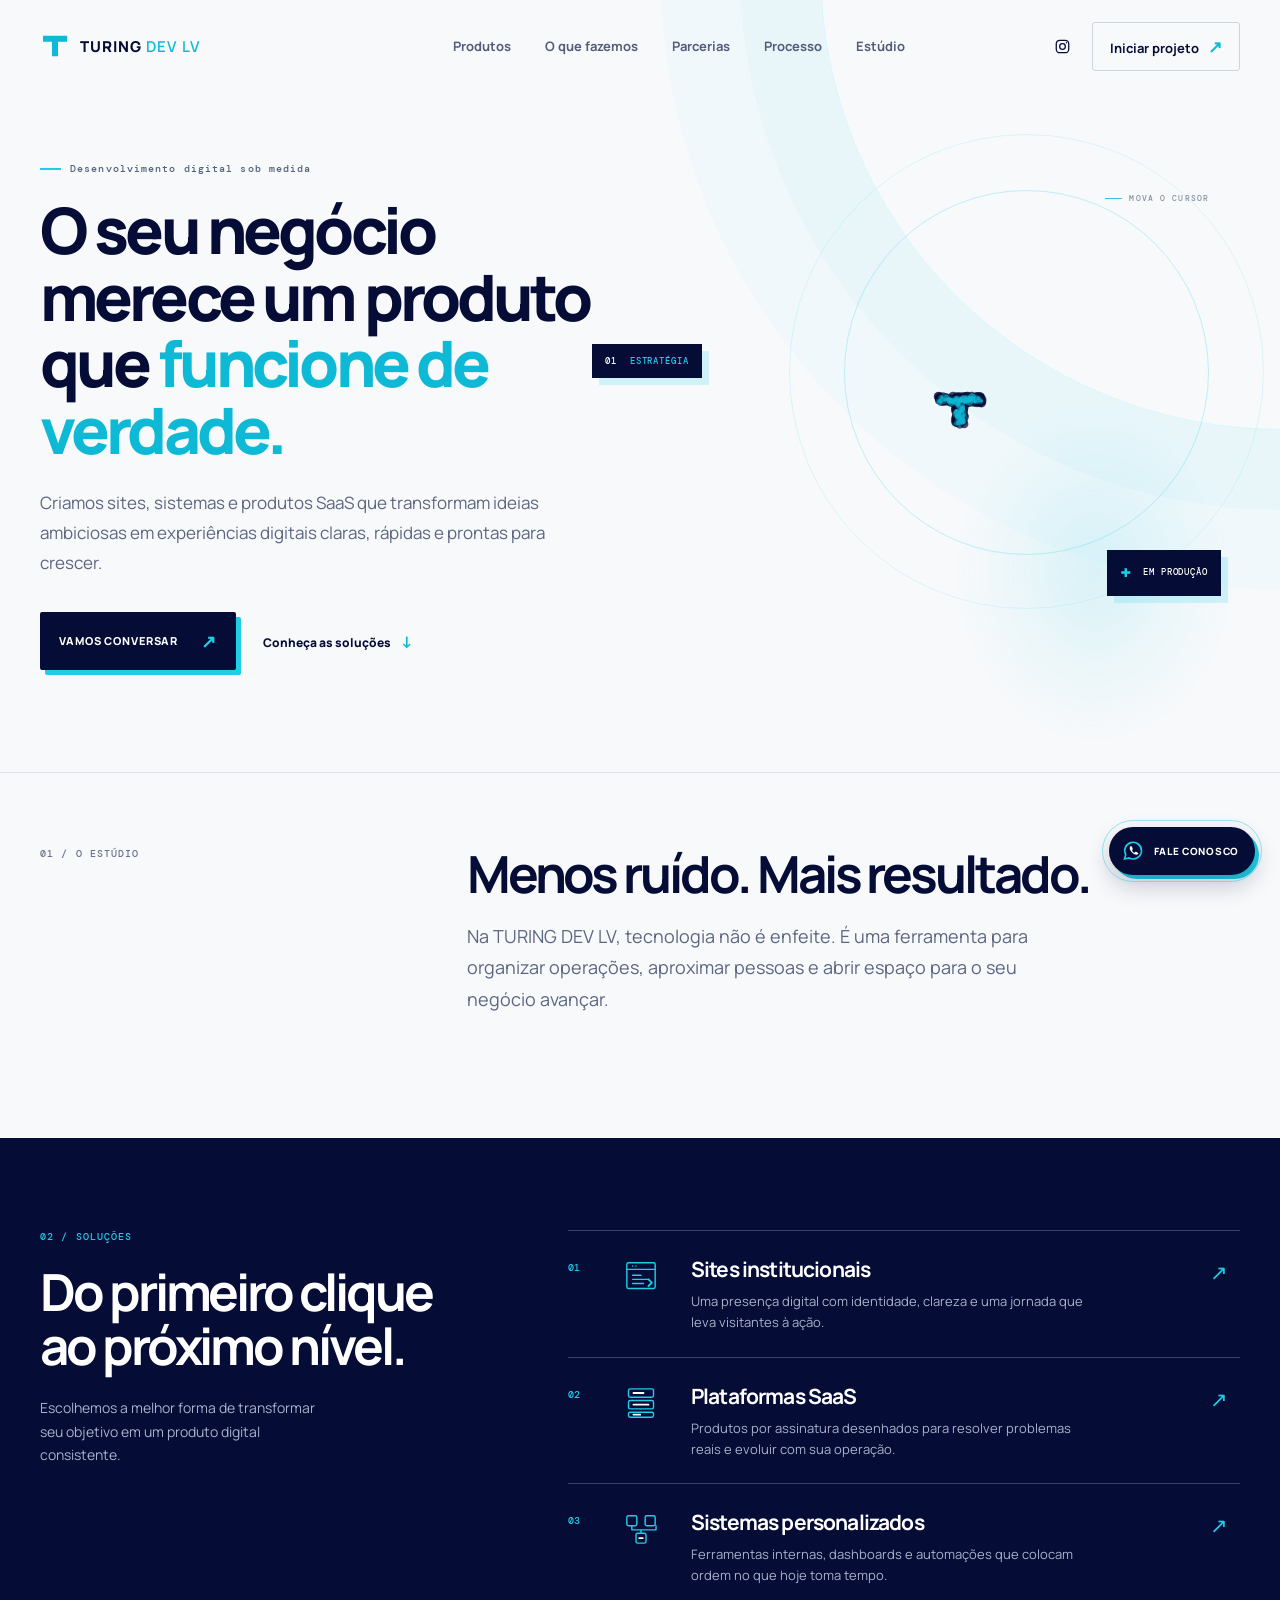
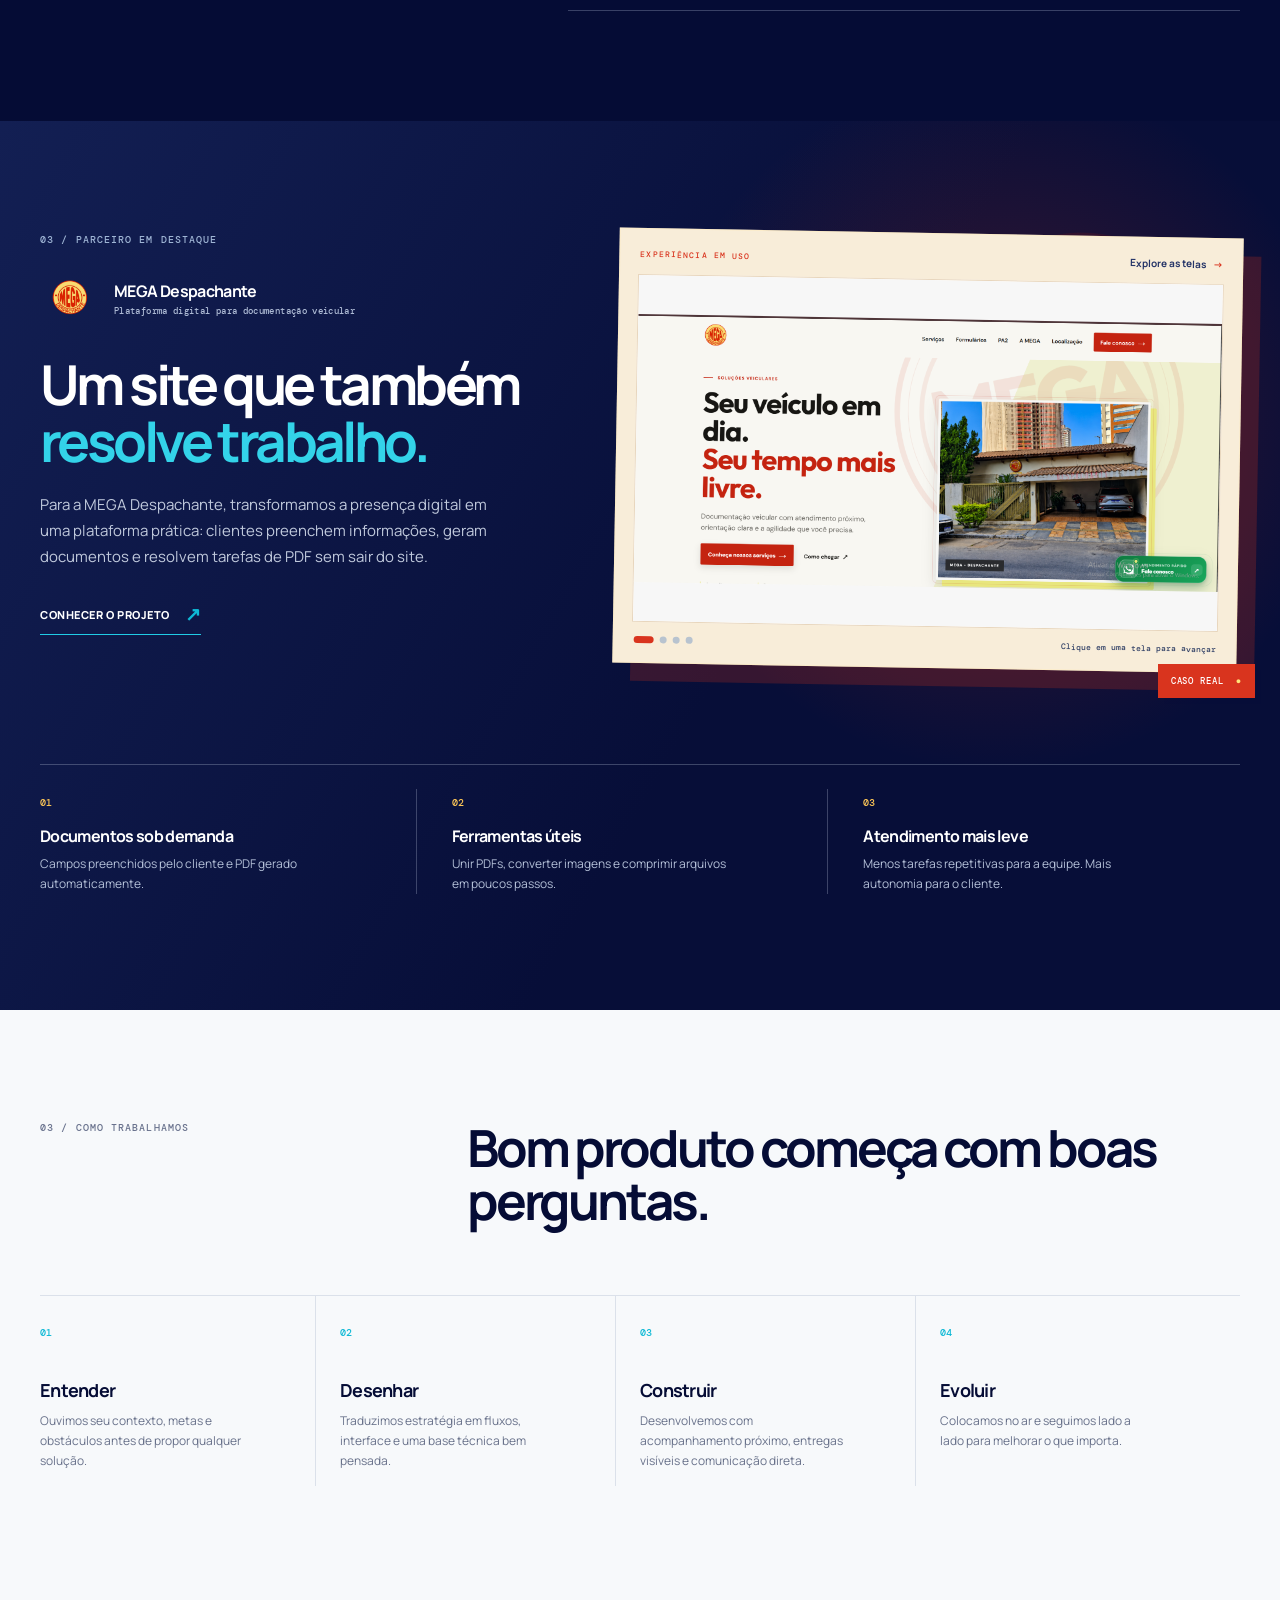
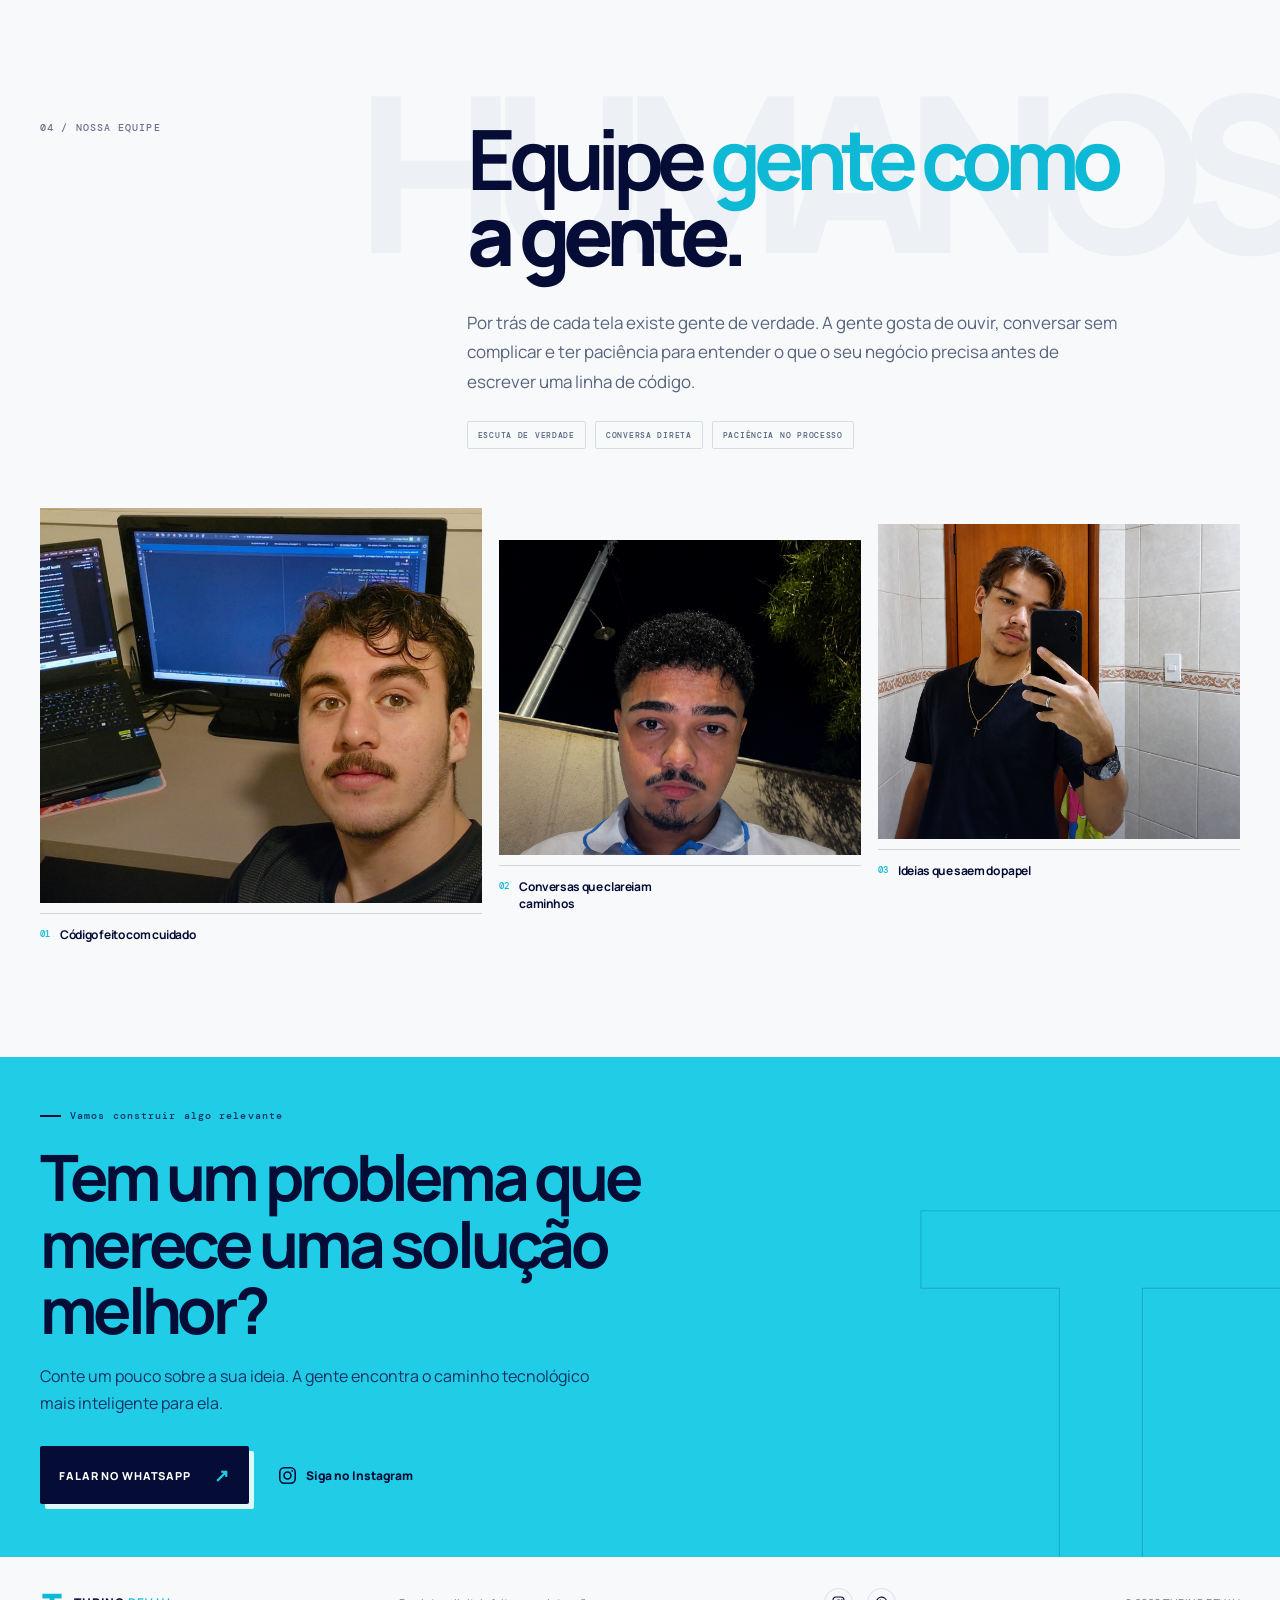
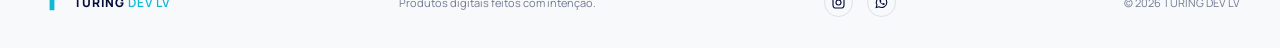
<file: index.html>
<!doctype html>
<html lang="pt-BR">
  <head>
    <meta charset="UTF-8" />
    <meta name="viewport" content="width=device-width, initial-scale=1.0" />
    <meta name="description" content="TURING DEV LV — sites, SaaS e sistemas digitais feitos para o seu negócio crescer." />
    <title>TURING DEV LV — Produtos digitais sob medida</title>
    <link rel="preconnect" href="https://fonts.googleapis.com" />
    <link rel="preconnect" href="https://fonts.gstatic.com" crossorigin />
    <link href="https://fonts.googleapis.com/css2?family=DM+Mono:wght@400;500&family=Manrope:wght@400;500;600;700;800&display=swap" rel="stylesheet" />
    <link rel="stylesheet" href="styles.css" />
    <link rel="stylesheet" href="effects.css" />
    <link rel="stylesheet" href="social.css" />
    <link rel="stylesheet" href="partner.css" />
    <link rel="stylesheet" href="mega-showcase.css" />
    <link rel="stylesheet" href="mega-assets.css" />
    <link rel="stylesheet" href="team.css" />
    <link rel="stylesheet" href="mobile-polish.css" />
    <link rel="stylesheet" href="mobile-menu.css" />
    <link rel="stylesheet" href="service-icons.css" />
    <link rel="icon" href="images/logo_turing.png" type="image/png" />
  </head>
  <body>
    <div class="page-glow" aria-hidden="true"></div>
    <div class="cursor-glow" aria-hidden="true"></div>
    <header class="site-header">
      <a class="brand" href="#inicio" aria-label="Turing Dev LV - início">
        <svg class="brand-mark" viewBox="0 0 70 62" aria-hidden="true">
          <path d="M7 7h56v14H42v34H28V21H7z" fill="currentColor" />
        </svg>
        <span>TURING <i>DEV LV</i></span>
      </a>
      <nav class="desktop-nav" id="mobile-menu" aria-label="Navegação principal">
        <a href="produtos.html">Produtos</a>
        <a href="#servicos">O que fazemos</a>
        <a href="#parceiro">Parcerias</a>
        <a href="#processo">Processo</a>
        <a href="#sobre">Estúdio</a>
      </nav>
      <div class="header-actions"><a class="social-header" href="https://www.instagram.com/turing_devlv/" target="_blank" rel="noreferrer" aria-label="Instagram da Turing Dev LV"><svg viewBox="0 0 24 24" aria-hidden="true"><rect x="3.2" y="3.2" width="17.6" height="17.6" rx="5"/><circle cx="12" cy="12" r="4"/><circle cx="17.4" cy="6.8" r="1" fill="currentColor" stroke="none"/></svg></a><a class="header-cta" href="https://wa.me/5562999011961" target="_blank" rel="noreferrer">Iniciar projeto <span>↗</span></a></div>
      <button class="menu-button" aria-label="Abrir menu" aria-controls="mobile-menu" aria-expanded="false"><span></span><span></span></button>
    </header>

    <main>
      <section class="hero section" id="inicio">
        <div class="hero-copy reveal">
          <p class="eyebrow"><span></span> Desenvolvimento digital sob medida</p>
          <h1>O seu negócio merece um produto que <em>funcione de verdade.</em></h1>
          <p class="hero-text">Criamos sites, sistemas e produtos SaaS que transformam ideias ambiciosas em experiências digitais claras, rápidas e prontas para crescer.</p>
          <div class="hero-actions">
            <a class="button button-primary" href="#contato">Vamos conversar <span>↗</span></a>
            <a class="text-link" href="#servicos">Conheça as soluções <span>↓</span></a>
          </div>
        </div>
        <div class="hero-art reveal" aria-label="Monograma interativo da Turing">
          <canvas class="turing-field" aria-hidden="true"></canvas>
          <p class="field-caption" aria-hidden="true"><span></span>MOVA O CURSOR</p>
          <div class="orbit orbit-one"></div><div class="orbit orbit-two"></div>
          <div class="floating-chip chip-one">01 <span>ESTRATÉGIA</span></div>
          <div class="floating-chip chip-two"><b>+</b> EM PRODUÇÃO</div>
        </div>
      </section>

      <section class="statement section reveal" id="sobre">
        <p class="section-number">01 / O ESTÚDIO</p>
        <div><h2>Menos ruído. Mais resultado.</h2><p>Na TURING DEV LV, tecnologia não é enfeite. É uma ferramenta para organizar operações, aproximar pessoas e abrir espaço para o seu negócio avançar.</p></div>
      </section>

      <section class="services section" id="servicos">
        <div class="section-intro reveal"><p class="section-number">02 / SOLUÇÕES</p><h2>Do primeiro clique<br />ao próximo nível.</h2><p>Escolhemos a melhor forma de transformar seu objetivo em um produto digital consistente.</p></div>
        <div class="service-list">
          <article class="service reveal"><div class="service-index">01</div><div class="service-icon service-icon-site" aria-hidden="true"><svg viewBox="0 0 48 48" fill="none"><rect x="7" y="8" width="34" height="31" rx="2"/><path d="M7 16h34M14 12h.01M18 12h.01M14 23h10M14 28h18M14 33h13"/><path class="icon-accent" d="m33 28 4 4-4 4"/></svg></div><div class="service-content"><h3>Sites institucionais</h3><p>Uma presença digital com identidade, clareza e uma jornada que leva visitantes à ação.</p></div><a href="#contato" aria-label="Conversar sobre sites institucionais">↗</a></article>
          <article class="service reveal"><div class="service-index">02</div><div class="service-icon service-icon-saas" aria-hidden="true"><svg viewBox="0 0 48 48" fill="none"><rect x="9" y="7" width="30" height="10" rx="2"/><rect x="9" y="21" width="30" height="10" rx="2"/><rect x="9" y="35" width="30" height="6" rx="2"/><path class="icon-accent" d="M15 12h12M15 26h18M15 38h8"/></svg></div><div class="service-content"><h3>Plataformas SaaS</h3><p>Produtos por assinatura desenhados para resolver problemas reais e evoluir com sua operação.</p></div><a href="#contato" aria-label="Conversar sobre plataformas SaaS">↗</a></article>
          <article class="service reveal"><div class="service-index">03</div><div class="service-icon service-icon-system" aria-hidden="true"><svg viewBox="0 0 48 48" fill="none"><rect x="7" y="8" width="12" height="12" rx="2"/><rect x="29" y="8" width="12" height="12" rx="2"/><rect x="18" y="29" width="12" height="12" rx="2"/><path d="M13 20v5h11m18-5v5H24m0 0v4"/><path class="icon-accent" d="M22 35h4"/></svg></div><div class="service-content"><h3>Sistemas personalizados</h3><p>Ferramentas internas, dashboards e automações que colocam ordem no que hoje toma tempo.</p></div><a href="#contato" aria-label="Conversar sobre sistemas personalizados">↗</a></article>
        </div>
      </section>

      <section class="partner section" id="parceiro">
        <div class="partner-copy reveal">
          <p class="section-number">03 / PARCEIRO EM DESTAQUE</p>
          <div class="partner-brand"><div class="mega-mark"><img src="images/logo_mega.png" alt="Logo da MEGA Despachante" /></div><div><strong>MEGA Despachante</strong><small>Plataforma digital para documentação veicular</small></div></div>
          <h2>Um site que também <em>resolve trabalho.</em></h2>
          <p>Para a MEGA Despachante, transformamos a presença digital em uma plataforma prática: clientes preenchem informações, geram documentos e resolvem tarefas de PDF sem sair do site.</p>
          <a class="case-link" href="https://www.megadespachante.com.br/" target="_blank" rel="noreferrer">Conhecer o projeto <span>↗</span></a>
        </div>
        <div class="partner-product reveal" aria-label="Telas da plataforma desenvolvida para a Mega Despachante">
          <div class="mega-watermark" aria-hidden="true"><img src="images/logo_mega.png" alt="" /></div>
          <div class="mega-carousel" data-mega-carousel>
            <div class="mega-carousel-heading"><span>EXPERIÊNCIA EM USO</span><b>Explore as telas <i>→</i></b></div>
            <div class="mega-viewport">
              <div class="mega-track">
                <button class="mega-slide is-active mega-print" type="button" aria-label="Ver exemplo dos formulários da Mega Despachante"><img src="images/print 1.png" alt="Tela de formulários da Mega Despachante" /></button>
                <button class="mega-slide mega-print" type="button" aria-label="Ver exemplo das ferramentas PDF da Mega Despachante"><img src="images/print 2.png" alt="Tela de ferramentas PDF da Mega Despachante" /></button>
                <button class="mega-slide mega-print" type="button" aria-label="Ver terceiro exemplo da plataforma Mega Despachante"><img src="images/print 3.png" alt="Terceira tela da plataforma Mega Despachante" /></button>
                <button class="mega-slide mega-print" type="button" aria-label="Ver quarto exemplo da plataforma Mega Despachante"><img src="images/print 4.png" alt="Quarta tela da plataforma Mega Despachante" /></button>
              </div>
            </div>
            <div class="mega-carousel-footer"><div class="mega-dots"><button class="is-active" type="button" aria-label="Ir para a tela 1"></button><button type="button" aria-label="Ir para a tela 2"></button><button type="button" aria-label="Ir para a tela 3"></button><button type="button" aria-label="Ir para a tela 4"></button></div><span>Clique em uma tela para avançar</span></div>
          </div>
          <div class="case-badge">CASO REAL <i>●</i></div>
        </div>
        <div class="partner-outcomes reveal"><div><span>01</span><h3>Documentos sob demanda</h3><p>Campos preenchidos pelo cliente e PDF gerado automaticamente.</p></div><div><span>02</span><h3>Ferramentas úteis</h3><p>Unir PDFs, converter imagens e comprimir arquivos em poucos passos.</p></div><div><span>03</span><h3>Atendimento mais leve</h3><p>Menos tarefas repetitivas para a equipe. Mais autonomia para o cliente.</p></div></div>
      </section>

      <section class="process section" id="processo">
        <div class="process-header reveal"><p class="section-number">03 / COMO TRABALHAMOS</p><h2>Bom produto começa com boas perguntas.</h2></div>
        <ol class="process-grid">
          <li class="reveal"><span>01</span><h3>Entender</h3><p>Ouvimos seu contexto, metas e obstáculos antes de propor qualquer solução.</p></li>
          <li class="reveal"><span>02</span><h3>Desenhar</h3><p>Traduzimos estratégia em fluxos, interface e uma base técnica bem pensada.</p></li>
          <li class="reveal"><span>03</span><h3>Construir</h3><p>Desenvolvemos com acompanhamento próximo, entregas visíveis e comunicação direta.</p></li>
          <li class="reveal"><span>04</span><h3>Evoluir</h3><p>Colocamos no ar e seguimos lado a lado para melhorar o que importa.</p></li>
        </ol>
      </section>

      <section class="team section" id="equipe">
        <div class="team-heading reveal"><p class="section-number">04 / NOSSA EQUIPE</p><h2><span>Equipe</span> <em>gente como</em><br /><strong>a gente.</strong></h2></div>
        <div class="team-intro reveal"><p>Por trás de cada tela existe gente de verdade. A gente gosta de ouvir, conversar sem complicar e ter paciência para entender o que o seu negócio precisa antes de escrever uma linha de código.</p><div class="team-qualities"><span>ESCUTA DE VERDADE</span><span>CONVERSA DIRETA</span><span>PACIÊNCIA NO PROCESSO</span></div></div>
        <div class="team-gallery">
          <figure class="team-member reveal"><div class="member-photo"><img src="images/eukkk.jpeg" alt="Integrante da equipe Turing Dev LV trabalhando" /></div><figcaption><span>01</span><b>Código feito com cuidado</b></figcaption></figure>
          <figure class="team-member reveal"><div class="member-photo"><img src="images/luizinkkk.png" alt="Integrante da equipe Turing Dev LV" /></div><figcaption><span>02</span><b>Conversas que clareiam caminhos</b></figcaption></figure>
          <figure class="team-member reveal"><div class="member-photo"><img src="images/marquinkkk.png" alt="Integrante da equipe Turing Dev LV" /></div><figcaption><span>03</span><b>Ideias que saem do papel</b></figcaption></figure>
        </div>
      </section>

      <section class="contact section" id="contato">
        <div class="contact-mark" aria-hidden="true">T</div>
        <div class="contact-content reveal"><p class="eyebrow"><span></span> Vamos construir algo relevante</p><h2>Tem um problema que merece uma solução melhor?</h2><p>Conte um pouco sobre a sua ideia. A gente encontra o caminho tecnológico mais inteligente para ela.</p><div class="contact-actions"><a class="button button-primary" href="https://wa.me/5562999011961" target="_blank" rel="noreferrer">Falar no WhatsApp <span>↗</span></a><a class="instagram-link" href="https://www.instagram.com/turing_devlv/" target="_blank" rel="noreferrer"><svg viewBox="0 0 24 24" aria-hidden="true"><rect x="3.2" y="3.2" width="17.6" height="17.6" rx="5"/><circle cx="12" cy="12" r="4"/><circle cx="17.4" cy="6.8" r="1" fill="currentColor" stroke="none"/></svg>Siga no Instagram</a></div></div>
      </section>
    </main>

    <footer><a class="brand" href="#inicio"><svg class="brand-mark" viewBox="0 0 70 62" aria-hidden="true"><path d="M7 7h56v14H42v34H28V21H7z" fill="currentColor" /></svg><span>TURING <i>DEV LV</i></span></a><p>Produtos digitais feitos com intenção.</p><div class="footer-socials"><a href="https://www.instagram.com/turing_devlv/" target="_blank" rel="noreferrer" aria-label="Instagram"><svg viewBox="0 0 24 24" aria-hidden="true"><rect x="3.2" y="3.2" width="17.6" height="17.6" rx="5"/><circle cx="12" cy="12" r="4"/><circle cx="17.4" cy="6.8" r="1" fill="currentColor" stroke="none"/></svg></a><a href="https://wa.me/5562999011961" target="_blank" rel="noreferrer" aria-label="WhatsApp"><svg viewBox="0 0 24 24" aria-hidden="true"><path d="M20.5 11.5a8.4 8.4 0 0 1-12.4 7.4L3.5 20l1.2-4.3A8.4 8.4 0 1 1 20.5 11.5Z"/><path d="M9.1 7.8c.2-.5.5-.5.8-.5h.5c.2 0 .4 0 .5.4l.8 1.9c.1.3.1.5 0 .7l-.5.6c-.2.2-.3.4-.1.7.4.8 1 1.5 1.8 2.1.3.2.5.2.7 0l.7-.8c.2-.2.4-.2.7-.1l1.8.9c.3.1.4.3.4.5 0 .3-.1.6-.3.9-.3.5-1 .8-1.6.7-1.1-.1-2.6-.8-4.2-2.3-1.4-1.3-2.4-3.1-2.4-4.2 0-.5.2-1 .5-1.3Z" fill="currentColor" stroke="none"/></svg></a></div><p>© <span id="year"></span> TURING DEV LV</p></footer>
    <a class="whatsapp-float" href="https://wa.me/5562999011961" target="_blank" rel="noreferrer" aria-label="Falar no WhatsApp"><svg viewBox="0 0 24 24" aria-hidden="true"><path d="M20.5 11.5a8.4 8.4 0 0 1-12.4 7.4L3.5 20l1.2-4.3A8.4 8.4 0 1 1 20.5 11.5Z"/><path d="M9.1 7.8c.2-.5.5-.5.8-.5h.5c.2 0 .4 0 .5.4l.8 1.9c.1.3.1.5 0 .7l-.5.6c-.2.2-.3.4-.1.7.4.8 1 1.5 1.8 2.1.3.2.5.2.7 0l.7-.8c.2-.2.4-.2.7-.1l1.8.9c.3.1.4.3.4.5 0 .3-.1.6-.3.9-.3.5-1 .8-1.6.7-1.1-.1-2.6-.8-4.2-2.3-1.4-1.3-2.4-3.1-2.4-4.2 0-.5.2-1 .5-1.3Z" fill="currentColor" stroke="none"/></svg><span>Fale conosco</span></a>
    <script src="script.js"></script>
  </body>
</html>
</file>
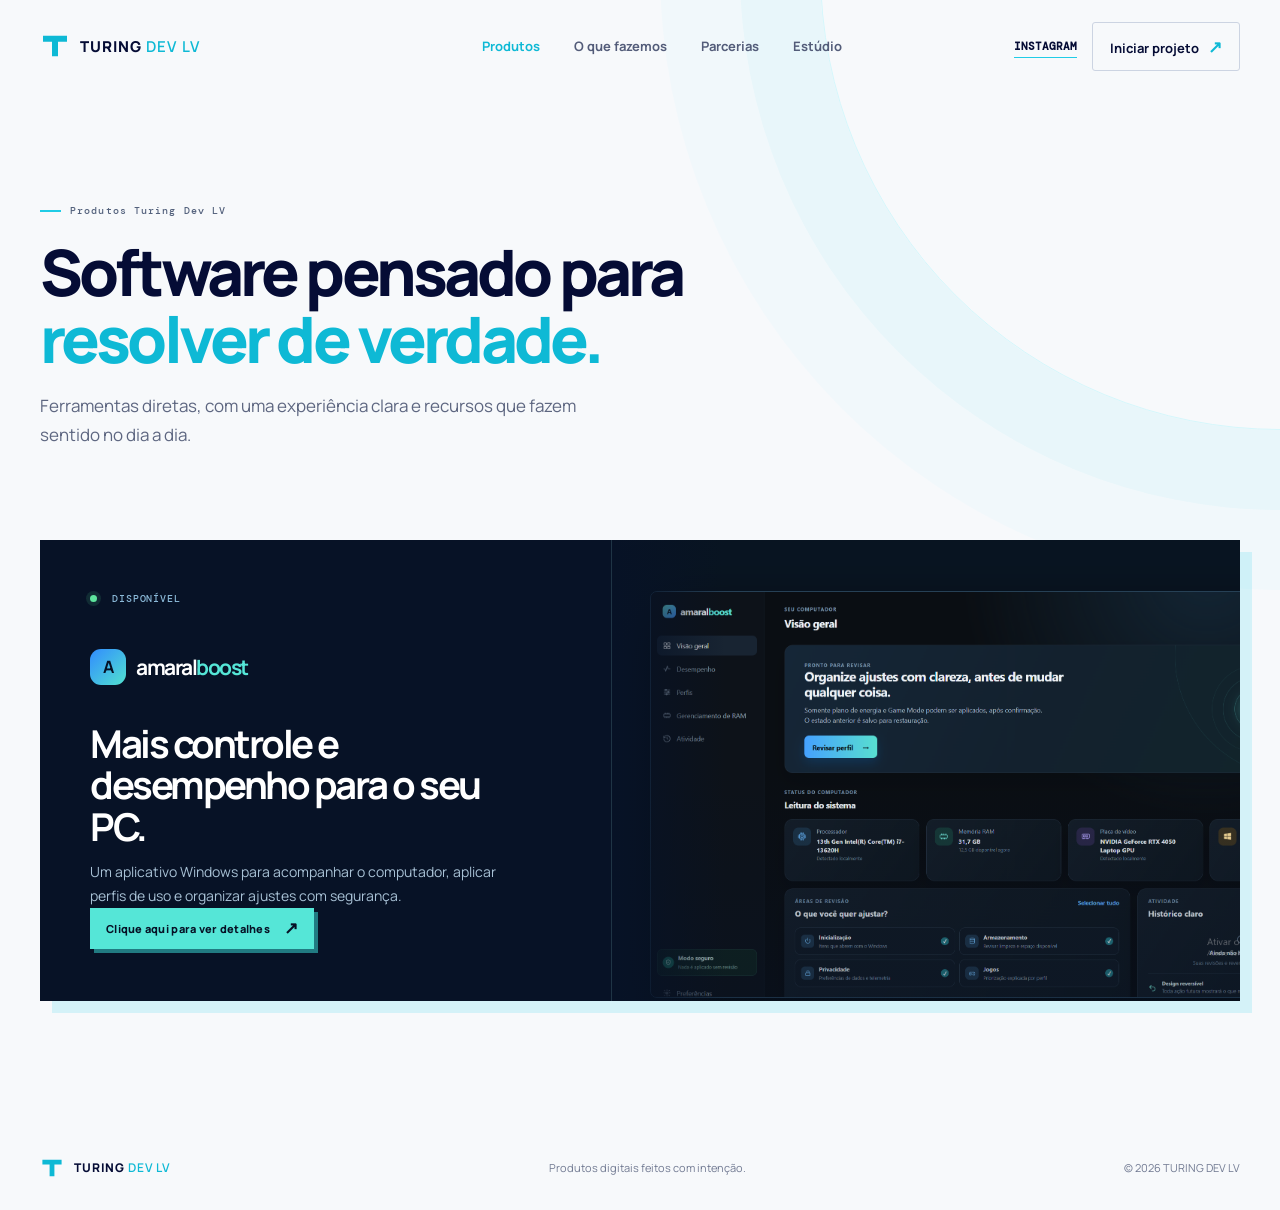
<file: produtos.html>
<!doctype html>
<html lang="pt-BR">
  <head>
    <meta charset="UTF-8" />
    <meta name="viewport" content="width=device-width, initial-scale=1.0" />
    <meta name="description" content="Conheça os softwares criados pela Turing Dev LV." />
    <title>Produtos — TURING DEV LV</title>
    <link rel="preconnect" href="https://fonts.googleapis.com" />
    <link rel="preconnect" href="https://fonts.gstatic.com" crossorigin />
    <link href="https://fonts.googleapis.com/css2?family=DM+Mono:wght@400;500&family=Manrope:wght@400;500;600;700;800&display=swap" rel="stylesheet" />
    <link rel="stylesheet" href="styles.css" />
    <link rel="stylesheet" href="effects.css" />
    <link rel="stylesheet" href="products.css" />
    <link rel="stylesheet" href="product-cta.css" />
    <link rel="icon" href="images/logo_turing.png" type="image/png" />
  </head>
  <body class="product-page">
    <div class="page-glow" aria-hidden="true"></div>
    <header class="site-header">
      <a class="brand" href="index.html" aria-label="Turing Dev LV - início"><svg class="brand-mark" viewBox="0 0 70 62" aria-hidden="true"><path d="M7 7h56v14H42v34H28V21H7z" fill="currentColor" /></svg><span>TURING <i>DEV LV</i></span></a>
      <nav class="desktop-nav" aria-label="Navegação principal"><a class="is-current" href="produtos.html" aria-current="page">Produtos</a><a href="index.html#servicos">O que fazemos</a><a href="index.html#parceiro">Parcerias</a><a href="index.html#sobre">Estúdio</a></nav>
      <div class="header-actions"><a class="social-header" href="https://www.instagram.com/turing_devlv/" target="_blank" rel="noreferrer" aria-label="Instagram da Turing Dev LV">Instagram</a><a class="header-cta" href="https://wa.me/5562999011961" target="_blank" rel="noreferrer">Iniciar projeto <span>↗</span></a></div>
    </header>
    <main>
      <section class="products-hero section"><p class="eyebrow"><span></span> Produtos Turing Dev LV</p><h1>Software pensado para <em>resolver de verdade.</em></h1><p>Ferramentas diretas, com uma experiência clara e recursos que fazem sentido no dia a dia.</p></section>
      <section class="product-catalog section" aria-label="Lista de produtos"><a class="product-card" href="amaral-boost.html"><div class="product-card-content"><span class="product-status"><i></i> Disponível</span><div class="amaral-logo" aria-label="amaralboost"><b>A</b><strong>amaral<span>boost</span></strong></div><h2>Mais controle e desempenho para o seu PC.</h2><p>Um aplicativo Windows para acompanhar o computador, aplicar perfis de uso e organizar ajustes com segurança.</p><span class="card-link">Clique aqui para ver detalhes <b>↗</b></span></div><div class="product-card-preview"><img src="images/AmaralBoost1.png" alt="Tela inicial do software Amaral Boost" /></div></a></section>
    </main>
    <footer><a class="brand" href="index.html"><svg class="brand-mark" viewBox="0 0 70 62" aria-hidden="true"><path d="M7 7h56v14H42v34H28V21H7z" fill="currentColor" /></svg><span>TURING <i>DEV LV</i></span></a><p>Produtos digitais feitos com intenção.</p><p>© <span id="year"></span> TURING DEV LV</p></footer>
    <script src="script.js"></script>
  </body>
</html>
</file>
<file: styles.css>
:root{--ink:#050c35;--ink-soft:#0d1646;--cyan:#20cce6;--cyan-deep:#0eb9d5;--paper:#f7f9fb;--muted:#707992;--line:#dbe1ea;--white:#fff}*{box-sizing:border-box}html{scroll-behavior:smooth}body{margin:0;background:var(--paper);color:var(--ink);font-family:Manrope,Arial,sans-serif;overflow-x:hidden}.page-glow{position:absolute;top:-490px;right:-460px;width:920px;height:920px;border:1px solid #d5f7fc;border-radius:50%;box-shadow:0 0 0 80px rgba(31,204,230,.045),0 0 0 160px rgba(31,204,230,.025);pointer-events:none}.site-header{height:92px;max-width:1280px;margin:auto;padding:0 40px;display:flex;align-items:center;justify-content:space-between;position:relative;z-index:3}.brand{color:var(--ink);display:inline-flex;align-items:center;gap:10px;text-decoration:none;font-size:15px;letter-spacing:.07em;font-weight:800}.brand i{font-style:normal;color:var(--cyan-deep);font-weight:600}.brand-mark{width:30px;height:28px;color:var(--cyan-deep)}.desktop-nav{display:flex;gap:34px;margin-left:110px}.desktop-nav a,.header-cta{font-size:13px;text-decoration:none;color:var(--ink);font-weight:700}.desktop-nav a{color:#535c79}.desktop-nav a:hover{color:var(--cyan-deep)}.header-cta{border:1px solid #ccd4e2;padding:12px 17px;border-radius:3px}.header-cta span{color:var(--cyan-deep);font-size:17px;margin-left:6px}.menu-button{display:none}.section{max-width:1280px;margin:0 auto;padding-left:40px;padding-right:40px}.hero{min-height:680px;display:grid;grid-template-columns:1.02fr .98fr;align-items:center;padding-top:46px;padding-bottom:78px;position:relative;z-index:1}.eyebrow,.section-number{font-family:"DM Mono",monospace;font-size:10px;letter-spacing:.11em;font-weight:500;color:#69728d;margin:0 0 22px}.eyebrow{display:flex;align-items:center;gap:9px;color:#53617c}.eyebrow span{display:inline-block;width:21px;height:2px;background:var(--cyan)}h1,h2,h3,p{margin-top:0}h1{font-size:clamp(47px,5vw,74px);letter-spacing:-.06em;line-height:1.04;max-width:670px;margin-bottom:25px;font-weight:800}h1 em{font-style:normal;color:var(--cyan-deep)}.hero-text{font-size:17px;line-height:1.75;color:#5d6680;max-width:520px;margin-bottom:34px}.hero-actions{display:flex;align-items:center;gap:27px}.button{display:inline-flex;align-items:center;gap:23px;text-decoration:none;text-transform:uppercase;font-size:11px;letter-spacing:.08em;font-weight:800;padding:17px 19px;border-radius:2px}.button-primary{background:var(--ink);color:#fff;box-shadow:5px 5px 0 var(--cyan)}.button-primary:hover{transform:translate(2px,2px);box-shadow:3px 3px 0 var(--cyan)}.button span{font-size:18px;color:var(--cyan)}.text-link{color:var(--ink);font-size:12px;text-decoration:none;font-weight:800}.text-link span{font-size:16px;color:var(--cyan-deep);margin-left:8px}.hero-art{height:460px;position:relative;margin-left:28px}.product-window{position:absolute;right:0;top:36px;width:min(100%,560px);height:345px;background:#fff;border:1px solid #d5dde9;box-shadow:20px 22px 0 rgba(16,27,73,.06);z-index:1}.window-top{height:43px;border-bottom:1px solid #e3e8ef;padding:0 13px;display:flex;align-items:center;gap:5px}.window-top span{width:7px;height:7px;border-radius:50%;background:#d3dae6}.window-top span:first-child{background:var(--cyan)}.window-top b{font:500 8px "DM Mono",monospace;color:#8a92a7;margin-left:8px}.window-body{display:flex;height:calc(100% - 43px)}.side-rail{background:#f3f6fa;width:48px;padding:19px 17px}.side-rail i{display:block;width:14px;height:2px;background:#c8d0de;margin-bottom:18px}.side-rail i:first-child{background:var(--cyan-deep);width:17px}.dashboard{padding:27px 28px;width:100%}.dash-head{display:flex;justify-content:space-between;align-items:start}.dash-head small,.metric small{font:500 8px "DM Mono",monospace;letter-spacing:.08em;color:#8e97aa}.dash-head strong{display:block;font-size:16px;letter-spacing:-.045em;margin-top:6px}.live{font:500 8px "DM Mono",monospace;color:#8a92a5}.live b{display:inline-block;width:5px;height:5px;background:var(--cyan);border-radius:50%;margin-right:4px}.metric-grid{display:grid;grid-template-columns:.8fr 1.2fr;gap:10px;margin-top:23px}.metric{background:#f5f7fa;padding:13px 15px;height:91px}.metric strong{font-size:28px;letter-spacing:-.07em;display:block;margin-top:5px}.metric strong span{font-size:13px;color:var(--cyan-deep);margin-left:3px}.metric p{font-size:7px;color:#7b859b;margin:2px 0}.chart{color:var(--cyan-deep);overflow:hidden}.chart svg{width:100%;height:58px;display:block;margin-top:5px}.list-card{margin-top:10px;border:1px solid #e4e9f0}.list-row{height:31px;border-bottom:1px solid #e4e9f0;display:flex;align-items:center;gap:9px;padding:0 10px}.list-row:last-child{border:0}.avatar{width:11px;height:11px;border-radius:50%;background:#cfdae7}.avatar.aqua{background:var(--cyan)}.avatar.navy{background:#2b427b}.list-row b{font-size:8px;letter-spacing:-.01em;flex:1}.list-row i{font:500 7px "DM Mono",monospace;color:#22b4c9;font-style:normal}.orbit{position:absolute;border:1px solid rgba(32,204,230,.25);border-radius:50%;z-index:0}.orbit-one{width:365px;height:365px;right:31px;top:4px}.orbit-two{width:475px;height:475px;right:-24px;top:-52px;border-color:rgba(32,204,230,.12)}.floating-chip{position:absolute;z-index:2;background:var(--ink);color:#fff;font:500 9px "DM Mono",monospace;letter-spacing:.1em;padding:11px 13px;box-shadow:7px 7px 0 rgba(32,204,230,.18)}.chip-one{left:4px;top:89px}.chip-one span{color:var(--cyan);margin-left:7px}.chip-two{right:19px;bottom:50px}.chip-two b{font-size:18px;color:var(--cyan);vertical-align:middle;margin-right:5px}.statement{border-top:1px solid var(--line);padding-top:74px;padding-bottom:105px;display:grid;grid-template-columns:1fr 2fr;gap:40px}.statement h2,.section-intro h2,.process h2{font-size:clamp(35px,4vw,55px);line-height:1.05;letter-spacing:-.06em;margin-bottom:20px}.statement div>p{max-width:620px;color:#5d6680;font-size:18px;line-height:1.75}.services{padding-top:92px;padding-bottom:110px;background:var(--ink);max-width:none;color:#fff;display:grid;grid-template-columns:minmax(250px, .8fr) minmax(500px,1.2fr);gap:80px;padding-left:max(40px,calc((100vw - 1200px)/2));padding-right:max(40px,calc((100vw - 1200px)/2))}.services .section-number{color:var(--cyan)}.section-intro h2{margin-bottom:23px}.section-intro>p:last-child{color:#a8b2cc;font-size:14px;line-height:1.7;max-width:300px}.service{border-top:1px solid rgba(211,223,245,.25);padding:24px 0;display:grid;grid-template-columns:35px 52px 1fr 30px;gap:18px;align-items:start;transition:.2s}.service:last-child{border-bottom:1px solid rgba(211,223,245,.25)}.service:hover{padding-left:12px;border-color:var(--cyan)}.service-index{font:500 10px "DM Mono",monospace;color:var(--cyan);padding-top:6px}.service-icon{font-size:30px;line-height:1;color:var(--cyan)}.service-content h3{font-size:21px;letter-spacing:-.04em;margin:0 0 8px}.service-content p{font-size:13px;line-height:1.6;color:#a8b2cc;margin:0;max-width:410px}.service>a{color:var(--cyan);font-size:21px;text-decoration:none;padding-top:3px}.process{padding-top:111px;padding-bottom:120px}.process-header{display:grid;grid-template-columns:1fr 2fr;gap:40px;margin-bottom:67px}.process-header h2{max-width:710px;margin:0}.process-grid{margin:0;padding:0;list-style:none;display:grid;grid-template-columns:repeat(4,1fr);border-top:1px solid var(--line)}.process-grid li{padding:23px 25px 0 0;min-height:190px;border-right:1px solid var(--line);margin-right:24px}.process-grid li:last-child{border-right:0;margin:0}.process-grid span{font:500 10px "DM Mono",monospace;color:var(--cyan-deep)}.process-grid h3{font-size:18px;letter-spacing:-.04em;margin:37px 0 9px}.process-grid p{font-size:12px;line-height:1.65;color:#68718a;max-width:205px}.contact{max-width:none;background:var(--cyan);min-height:500px;position:relative;overflow:hidden;padding-left:max(40px,calc((100vw - 1200px)/2));padding-right:max(40px,calc((100vw - 1200px)/2));display:flex;align-items:center}.contact-mark{position:absolute;right:9%;bottom:-165px;font:800 610px/1 Manrope;color:transparent;-webkit-text-stroke:1px rgba(5,12,53,.18);letter-spacing:-.2em}.contact-content{max-width:690px;position:relative;z-index:1}.contact .eyebrow{color:#123264}.contact .eyebrow span{background:var(--ink)}.contact h2{font-size:clamp(40px,5vw,65px);line-height:1.04;letter-spacing:-.065em;margin-bottom:19px}.contact p:not(.eyebrow){font-size:16px;line-height:1.7;max-width:560px;color:#163263;margin-bottom:29px}.contact .button{box-shadow:5px 5px 0 rgba(255,255,255,.85)}.contact .button span{color:var(--cyan)}footer{max-width:1280px;margin:auto;padding:31px 40px;display:flex;align-items:center;justify-content:space-between;gap:20px;color:#717a92;font-size:11px}footer .brand{font-size:12px}footer .brand-mark{width:24px;height:22px}footer p{margin:0}.reveal{opacity:0;transform:translateY(18px);transition:opacity .65s ease,transform .65s ease}.reveal.visible{opacity:1;transform:none}@media(max-width:800px){.site-header{height:76px;padding:0 22px}.desktop-nav,.header-cta{display:none}.menu-button{display:flex;border:0;background:none;width:34px;height:28px;flex-direction:column;justify-content:center;gap:6px}.menu-button span{height:2px;background:var(--ink);width:25px}.section{padding-left:22px;padding-right:22px}.hero{display:block;min-height:auto;padding-top:67px;padding-bottom:69px}h1{font-size:47px}.hero-text{font-size:15px}.hero-actions{gap:20px;align-items:flex-start;flex-direction:column}.hero-art{height:315px;margin:68px -2px 0}.product-window{height:240px;width:100%;top:21px}.dashboard{padding:18px 14px}.side-rail{width:35px;padding:15px 10px}.side-rail i{width:11px;margin-bottom:14px}.dash-head strong{font-size:13px}.metric-grid{margin-top:14px}.metric{height:68px;padding:9px}.metric strong{font-size:21px}.list-card{margin-top:7px}.list-row{height:24px}.orbit-one{width:270px;height:270px;right:4px}.orbit-two{width:355px;height:355px;right:-37px;top:-39px}.chip-one{left:-5px;top:54px}.chip-two{right:5px;bottom:23px}.statement,.process-header{display:block;padding-top:60px;padding-bottom:70px}.statement .section-number{margin-bottom:40px}.statement h2,.section-intro h2,.process h2{font-size:38px}.statement div>p{font-size:15px}.services{display:block;padding:66px 22px 73px}.section-intro{margin-bottom:48px}.service{grid-template-columns:27px 35px 1fr 18px;gap:9px;padding:22px 0}.service-icon{font-size:23px}.service-content h3{font-size:18px}.service-content p{font-size:12px}.process{padding-top:70px;padding-bottom:65px}.process-header{margin-bottom:44px}.process-header .section-number{margin-bottom:32px}.process-grid{grid-template-columns:1fr 1fr}.process-grid li{min-height:170px;margin-right:14px;padding-right:14px;margin-bottom:18px}.process-grid li:nth-child(2){border-right:0;margin-right:0}.contact{min-height:490px;padding:70px 22px}.contact-mark{font-size:390px;right:-38px;bottom:-82px}.contact h2{font-size:42px}.contact p:not(.eyebrow){font-size:14px}footer{padding:28px 22px;flex-wrap:wrap}footer p:nth-child(2){width:100%;order:3}}
</file>
<file: effects.css>
/* Movimento sutil, preservando a leitura e a identidade da marca. */
/* Campo interativo da hero: o monograma T se desfaz conforme a página avança. */
.hero-art{isolation:isolate}.hero-art::before{content:"";position:absolute;z-index:1;left:50%;top:48%;width:270px;height:330px;border-radius:50%;background:radial-gradient(ellipse,rgba(32,204,230,.14),rgba(32,204,230,.06) 38%,rgba(32,204,230,0) 72%);filter:blur(7px);pointer-events:none;animation:t-mark-glow 5.5s ease-in-out infinite}.turing-field{position:absolute;inset:-24px;width:calc(100% + 48px);height:calc(100% + 48px);z-index:2;pointer-events:none;mix-blend-mode:multiply}.hero .chip-one{left:-88px;top:158px}.field-caption{position:absolute;z-index:3;right:31px;top:7px;margin:0;color:#6c7890;font:500 8px "DM Mono",monospace;letter-spacing:.14em;display:flex;align-items:center;gap:7px;opacity:.82;transition:opacity .35s}.field-caption span{width:17px;height:1px;background:var(--cyan-deep)}.hero.is-unfolding .field-caption{opacity:.28}
@media(max-width:800px){.hero-art::before{width:190px;height:245px;top:50%}.turing-field{inset:-15px;width:calc(100% + 30px);height:calc(100% + 30px);opacity:.72}.hero .chip-one{left:-5px;top:184px}.field-caption{right:5px;top:-4px;font-size:7px}.field-caption span{width:12px}}
@media(prefers-reduced-motion:reduce){.turing-field,.field-caption,.hero-art::before{display:none}}
@keyframes t-mark-glow{0%,100%{opacity:.42;transform:translate(-50%,-50%) scale(.94)}50%{opacity:.9;transform:translate(-50%,-50%) scale(1.06)}}
.cursor-glow{position:fixed;left:0;top:0;width:360px;height:360px;border-radius:50%;background:radial-gradient(circle,rgba(32,204,230,.11),rgba(32,204,230,0) 68%);transform:translate(-50%,-50%);pointer-events:none;z-index:0;opacity:0;transition:opacity .35s,transform .12s linear}.page-glow{animation:glow-drift 12s ease-in-out infinite}.site-header{transition:height .25s,background .25s}.site-header.scrolled{height:70px;background:rgba(247,249,251,.84);backdrop-filter:blur(12px)}.header-actions{display:flex;align-items:center;gap:15px}.social-header{font:600 11px "DM Mono",monospace;text-decoration:none;text-transform:uppercase;color:var(--ink);border-bottom:1px solid var(--cyan);padding:4px 0}.header-cta{transition:.2s}.header-cta:hover{background:var(--ink);border-color:var(--ink);color:#fff}.eyebrow span{animation:line-pulse 2.6s ease-in-out infinite}.product-window{animation:window-float 6s ease-in-out infinite}.window-top span:first-child{box-shadow:0 0 10px var(--cyan)}.live b{animation:blink 1.4s ease-in-out infinite}.orbit-one{animation:orbit-breathe 6s ease-in-out infinite}.orbit-two{animation:orbit-breathe 6s ease-in-out -2s infinite}.chip-one{animation:chip-float 4.4s ease-in-out infinite}.chip-two{animation:chip-float 4.4s ease-in-out -2.2s infinite}.service>a{transition:transform .2s}.service>a:hover{transform:translate(3px,-3px)}.contact-actions{display:flex;align-items:center;gap:28px}.instagram-link{color:var(--ink);font-size:12px;text-decoration:none;font-weight:800}.instagram-link span{display:inline-grid;place-items:center;width:24px;height:24px;border:1px solid rgba(5,12,53,.45);border-radius:50%;font:500 10px "DM Mono",monospace;margin-right:6px}.instagram-link:hover{opacity:.7}.footer-socials{display:flex;gap:14px}.footer-socials a{color:var(--ink);text-decoration:none;font-weight:800}.footer-socials a:hover{color:var(--cyan-deep)}@keyframes glow-drift{50%{transform:translate(-35px,42px)}}@keyframes window-float{50%{transform:translateY(-9px)}}@keyframes chip-float{50%{transform:translateY(-10px)}}@keyframes orbit-breathe{50%{transform:scale(1.035);opacity:.65}}@keyframes line-pulse{50%{width:34px}}@keyframes blink{50%{opacity:.25;transform:scale(.65)}}@media(max-width:800px){.cursor-glow{display:none}.header-actions{display:none}.contact-actions{align-items:flex-start;flex-direction:column;gap:22px}.footer-socials{order:3;width:100%}footer p:nth-child(2){order:4}}@media(prefers-reduced-motion:reduce){*,*::before,*::after{animation-duration:.01ms!important;animation-iteration-count:1!important;scroll-behavior:auto!important}.cursor-glow{display:none}}
</file>
<file: social.css>
.social-header{display:grid;place-items:center;width:28px;height:28px;border-bottom:0}.social-header svg{width:17px;height:17px;fill:none;stroke:currentColor;stroke-width:1.8}.instagram-link{display:inline-flex;align-items:center;gap:8px}.instagram-link svg{width:21px;height:21px;fill:none;stroke:currentColor;stroke-width:1.8}.instagram-link span{display:none}.footer-socials a{display:grid;place-items:center;width:29px;height:29px;border:1px solid #dbe1ea;border-radius:50%;transition:color .2s,border-color .2s,transform .2s}.footer-socials a:hover{border-color:var(--cyan-deep);transform:translateY(-2px)}.footer-socials svg{width:15px;height:15px;fill:none;stroke:currentColor;stroke-width:1.8}.whatsapp-float{position:fixed;right:25px;bottom:25px;z-index:10;display:flex;align-items:center;gap:9px;background:var(--ink);color:#fff;text-decoration:none;border-radius:999px;padding:12px 16px 12px 12px;box-shadow:0 10px 24px rgba(5,12,53,.22),4px 4px 0 var(--cyan);font-size:10px;font-weight:800;text-transform:uppercase;letter-spacing:.07em;transition:transform .2s,box-shadow .2s}.whatsapp-float:hover{transform:translate(-2px,-2px);box-shadow:0 14px 28px rgba(5,12,53,.26),6px 6px 0 var(--cyan)}.whatsapp-float svg{width:24px;height:24px;fill:none;stroke:var(--cyan);stroke-width:1.6}.whatsapp-float:before{content:"";position:absolute;inset:-7px;border:1px solid rgba(32,204,230,.46);border-radius:inherit;animation:whatsapp-pulse 2.5s ease-out infinite}@keyframes whatsapp-pulse{70%,100%{transform:scale(1.14);opacity:0}}@media(max-width:600px){.whatsapp-float{right:17px;bottom:17px;padding:13px;border-radius:50%}.whatsapp-float span{display:none}.whatsapp-float svg{width:26px;height:26px}}
</file>
<file: partner.css>
.partner{padding-top:112px;padding-bottom:116px;display:grid;grid-template-columns:.88fr 1.12fr;column-gap:85px;row-gap:76px}.partner-copy h2{font-size:clamp(39px,4.3vw,59px);line-height:1.04;letter-spacing:-.065em;margin:27px 0 21px}.partner-copy h2 em{font-style:normal;color:var(--cyan-deep)}.partner-copy>p:not(.section-number){color:#616b85;font-size:15px;line-height:1.75;max-width:450px;margin-bottom:31px}.partner-brand{display:flex;align-items:center;gap:14px;margin-bottom:28px}.partner-brand strong{display:block;font-size:16px;letter-spacing:-.04em}.partner-brand small{display:block;color:#74809a;font:500 9px "DM Mono",monospace;letter-spacing:.04em;margin-top:3px}.mega-mark{width:60px;height:60px;border-radius:50%;border:2px solid #dd321a;color:#dd321a;background:#ffe88b;box-shadow:inset 0 0 0 4px #fff2b8;display:flex;flex-direction:column;align-items:center;justify-content:center;line-height:1}.mega-mark b{font-size:15px;letter-spacing:-.08em}.mega-mark span{font:700 5px "DM Mono",monospace;letter-spacing:.04em;margin-top:3px}.case-link{display:inline-flex;gap:15px;align-items:center;border-bottom:1px solid var(--cyan);padding-bottom:7px;color:var(--ink);text-decoration:none;font-size:11px;font-weight:800;text-transform:uppercase;letter-spacing:.05em}.case-link span{font-size:19px;color:var(--cyan-deep)}.partner-product{position:relative;min-height:405px;padding:21px 0 0 22px}.partner-product:before{content:"";position:absolute;inset:0 11px 0 0;background:#fff4e1;border:1px solid #f4dac9;transform:rotate(2.5deg)}.case-window{position:relative;z-index:1;background:#edf3fa;border:1px solid #d8e1ec;box-shadow:19px 19px 0 rgba(217,52,25,.13);min-height:375px}.case-window-top{height:41px;padding:0 13px;border-bottom:1px solid #d8e1ec;background:#fff;display:flex;gap:5px;align-items:center}.case-window-top span{width:7px;height:7px;border-radius:50%;background:#d8dee8}.case-window-top span:first-child{background:#df341c}.case-window-top b{font:500 8px "DM Mono",monospace;color:#8790a1;margin-left:7px}.case-window-body{padding:28px 31px}.case-panel-title>span{font:500 8px "DM Mono",monospace;color:#d9341e;letter-spacing:.13em}.case-panel-title h3{font-size:26px;line-height:1;letter-spacing:-.06em;margin:8px 0 20px}.case-card{background:#fff;border:1px solid #d9e2ed;border-radius:6px;min-height:58px;margin-top:9px;padding:11px 13px;display:flex;align-items:center;gap:11px;box-shadow:0 4px 9px rgba(10,24,61,.025)}.case-icon{width:32px;height:32px;border-radius:6px;background:#e7f1fc;color:#1376c4;display:grid;place-items:center;font-size:18px}.case-card small{display:block;font:500 7px "DM Mono",monospace;letter-spacing:.08em;color:#2874b4;margin-bottom:3px}.case-card strong{display:block;font-size:11px;letter-spacing:-.03em}.case-card>b{margin-left:auto;color:#4780bb;font-size:15px}.case-tools{display:flex;flex-wrap:wrap;gap:6px;margin-top:14px}.case-tools span{background:#fff;border:1px solid #d9e2ed;padding:7px 8px;border-radius:3px;font:500 7px "DM Mono",monospace;color:#546e8f}.case-badge{position:absolute;z-index:2;right:-13px;bottom:8px;background:#d9341e;color:#fff;padding:11px 13px;font:500 9px "DM Mono",monospace;letter-spacing:.1em;box-shadow:6px 6px 0 rgba(5,12,53,.13)}.case-badge i{color:#ffe579;font-style:normal;margin-left:6px}.partner-outcomes{grid-column:1/-1;border-top:1px solid var(--line);display:grid;grid-template-columns:repeat(3,1fr);gap:35px;padding-top:24px}.partner-outcomes>div{padding-right:25px;border-right:1px solid var(--line)}.partner-outcomes>div:last-child{border:0}.partner-outcomes span{font:500 10px "DM Mono",monospace;color:#d9341e}.partner-outcomes h3{font-size:16px;letter-spacing:-.04em;margin:14px 0 7px}.partner-outcomes p{color:#6a748c;font-size:12px;line-height:1.65;max-width:275px;margin:0}@media(max-width:800px){.partner{display:block;padding-top:75px;padding-bottom:74px}.partner-copy h2{font-size:41px}.partner-product{margin:55px 0 61px;padding:14px 0 0 13px;min-height:340px}.case-window{min-height:326px}.case-window-body{padding:22px 17px}.case-panel-title h3{font-size:23px}.case-badge{right:-5px;bottom:-6px}.partner-outcomes{grid-template-columns:1fr;gap:23px;padding-top:23px}.partner-outcomes>div{padding:0 0 22px;border-right:0;border-bottom:1px solid var(--line)}.partner-outcomes>div:last-child{padding-bottom:0;border:0}}
</file>
<file: mega-showcase.css>
.partner{position:relative;max-width:none;background:#070e38;color:#fff;padding-left:max(40px,calc((100vw - 1200px)/2));padding-right:max(40px,calc((100vw - 1200px)/2));overflow:hidden}.partner:before{content:"";position:absolute;inset:0;background:radial-gradient(circle at 78% 34%,rgba(221,52,25,.25),transparent 30%),linear-gradient(120deg,rgba(20,33,86,.9),transparent 58%);pointer-events:none}.partner>*{position:relative;z-index:1}.partner .section-number{color:#9fb5d5}.partner-copy h2{color:#fff}.partner-copy>p:not(.section-number){color:#c0c9dc}.partner-copy h2 em{color:#33d3e9}.partner-brand strong{color:#fff}.partner-brand small{color:#aebbd5}.case-link{color:#fff}.mega-watermark{position:absolute;z-index:0;right:-105px;top:-110px;width:520px;height:520px;border:20px solid rgba(255,226,111,.1);border-radius:50%;display:flex;align-items:center;justify-content:center;transform:rotate(-15deg);pointer-events:none}.mega-watermark:before{content:"";position:absolute;inset:34px;border:8px solid rgba(221,52,25,.17);border-radius:50%}.mega-watermark b{font-size:92px;letter-spacing:-.13em;color:rgba(255,225,105,.13);position:relative}.mega-watermark span{position:absolute;bottom:62px;font:700 22px "DM Mono",monospace;letter-spacing:.1em;color:rgba(221,52,25,.22)}.partner-product{padding:0;min-height:455px}.partner-product:before{display:none}.mega-carousel{position:relative;z-index:1;padding:18px;background:#f8edd9;border:1px solid rgba(255,235,186,.5);box-shadow:18px 18px 0 rgba(221,52,25,.22);transform:rotate(1deg)}.mega-carousel-heading{display:flex;align-items:center;justify-content:space-between;padding:0 2px 13px;color:#263568}.mega-carousel-heading span{font:500 8px "DM Mono",monospace;letter-spacing:.14em;color:#d9341e}.mega-carousel-heading b{font-size:10px}.mega-carousel-heading i{color:#d9341e;font-style:normal;margin-left:5px}.mega-viewport{overflow:hidden;background:#fff;border:1px solid #e8d6bd}.mega-track{display:flex;transition:transform .62s cubic-bezier(.77,0,.18,1)}.mega-slide{display:block;border:0;padding:0;flex:0 0 100%;height:346px;text-align:left;background:#f0f5fb;color:#081140;cursor:pointer}.mega-slide:focus-visible{outline:3px solid #27cce6;outline-offset:-3px}.shot-top{height:37px;display:flex;align-items:center;gap:5px;padding:0 13px;background:#fff;border-bottom:1px solid #d8e1ec}.shot-top i{width:7px;height:7px;border-radius:50%;background:#d6ddea}.shot-top i:first-child{background:#db341d}.shot-top span{font:500 8px "DM Mono",monospace;color:#758399;margin-left:7px}.shot-content{padding:26px 32px}.shot-content>small{font:500 8px "DM Mono",monospace;letter-spacing:.13em;color:#dc321a}.shot-content h3{font-size:27px;line-height:.98;letter-spacing:-.07em;margin:9px 0 18px}.shot-tabs{display:flex;width:max-content;background:#e2eaf4;border:1px solid #d3deeb;border-radius:8px;padding:4px;margin-bottom:17px}.shot-tabs>*{padding:9px 12px;border-radius:6px;font:600 8px "DM Mono",monospace;color:#5b6d8c}.shot-tabs b{background:#fff;box-shadow:0 2px 6px rgba(23,51,84,.11);color:#071345}.shot-tabs i{font-style:normal;background:#d6e38a;border-radius:50%;padding:2px 4px;margin-left:4px}.forms-shot>p,.pdf-shot>p{font:600 9px "DM Mono",monospace;letter-spacing:.1em;color:#547096;margin:14px 0 8px}.shot-row{height:48px;background:#fff;border:1px solid #dbe4ed;border-radius:6px;display:flex;align-items:center;gap:10px;padding:0 12px}.shot-row>b{width:25px;height:25px;background:#e8f2fd;display:grid;place-items:center;border-radius:5px;color:#1679c6}.shot-row span{font-size:10px;font-weight:800}.shot-row small{display:block;font:500 7px "DM Mono",monospace;color:#1470ba;margin-bottom:2px}.shot-row i{margin-left:auto;color:#4b83bb;font-style:normal}.pdf-tools{display:grid;grid-template-columns:repeat(3,1fr);gap:9px}.pdf-tools>div{height:90px;background:#fff;border:1px solid #dbe4ed;border-radius:6px;padding:11px;display:flex;gap:8px;align-items:start}.pdf-tools b{background:#e5ef93;width:25px;height:25px;border-radius:5px;display:grid;place-items:center;font-size:13px}.pdf-tools div:nth-child(2)>b{background:#d9f0e4}.pdf-tools div:nth-child(3)>b{background:#eee6fa}.pdf-tools span{font-size:10px;line-height:1.25;font-weight:800}.pdf-tools small{display:block;font:500 6px "DM Mono",monospace;letter-spacing:.06em;color:#2873b5;margin-bottom:4px}.home-shot{display:grid;grid-template-columns:.84fr 1.16fr;gap:16px;padding-top:30px}.home-shot h3{font-size:25px;margin:10px 0}.home-shot h3 em{color:#d8321b;font-style:normal}.home-shot p{font-size:10px;line-height:1.6;color:#6c7280;margin-bottom:15px}.shot-button{display:inline-block;background:#d8321b;color:#fff;padding:10px;font:600 7px "DM Mono",monospace;letter-spacing:.04em}.home-image{position:relative;overflow:hidden;background:linear-gradient(145deg,#38a3df 0 36%,#e39b65 36% 59%,#84623d 59%);min-height:230px;border:5px solid #fff;box-shadow:4px 4px 0 #e9d950}.building{position:absolute;bottom:0;left:12%;width:72%;height:38%;background:repeating-linear-gradient(90deg,#e1d9bb 0 22px,#725d44 22px 28px);border-top:10px solid #553724}.home-image span{position:absolute;bottom:10px;left:10px;background:#111b3c;color:#fff;padding:7px;font:500 7px "DM Mono",monospace;letter-spacing:.1em}.mega-carousel-footer{display:flex;justify-content:space-between;align-items:center;padding:12px 2px 0;color:#334267}.mega-carousel-footer>span{font:500 8px "DM Mono",monospace}.mega-dots{display:flex;gap:6px}.mega-dots button{width:7px;height:7px;border:0;padding:0;border-radius:50%;background:#b8c3cf;cursor:pointer}.mega-dots button.is-active{background:#d9341e;width:20px;border-radius:9px}.partner .case-badge{right:-15px;bottom:-10px}.partner-outcomes{border-color:rgba(218,229,247,.25)}.partner-outcomes>div{border-color:rgba(218,229,247,.25)}.partner-outcomes span{color:#ffc857}.partner-outcomes h3{color:#fff}.partner-outcomes p{color:#b4c0d8}@media(max-width:800px){.partner{padding-left:22px;padding-right:22px}.mega-watermark{width:330px;height:330px;right:-120px;top:-60px}.mega-watermark b{font-size:57px}.mega-watermark span{bottom:40px;font-size:14px}.partner-product{min-height:0}.mega-carousel{padding:10px;transform:none}.mega-slide{height:390px}.shot-content{padding:21px 17px}.shot-content h3{font-size:23px}.pdf-tools{grid-template-columns:1fr}.pdf-tools>div{height:53px}.home-shot{grid-template-columns:1fr}.home-image{display:none}.mega-carousel-footer>span{display:none}.partner .case-badge{right:-4px;bottom:-10px}}
</file>
<file: mega-assets.css>
/* Arquivos oficiais enviados pela MEGA. */
.mega-mark{width:60px;height:60px;border:0;background:transparent;box-shadow:none;overflow:hidden}.mega-mark img{display:block;width:100%;height:100%;object-fit:contain}.mega-watermark{border:0;background:none;transform:rotate(-15deg)}.mega-watermark:before{display:none}.mega-watermark img{width:100%;height:100%;object-fit:contain;opacity:.1;filter:saturate(1.18)}.mega-slide.mega-print{background:#f8f8f8;overflow:hidden;display:flex;align-items:center;justify-content:center}.mega-slide.mega-print img{display:block;width:100%;height:100%;object-fit:contain;object-position:center;background:#f7f7f7}.mega-slide.mega-print:hover img{transform:scale(1.012)}.mega-slide.mega-print img{transition:transform .45s ease}@media(max-width:800px){.mega-mark{width:56px;height:56px}.mega-watermark{width:330px;height:330px}.mega-slide.mega-print{height:280px}.mega-slide.mega-print img{object-fit:contain}}
</file>
<file: team.css>
.team{padding-top:115px;padding-bottom:114px;position:relative;overflow:hidden}.team:before{content:"HUMANOS";position:absolute;right:-17px;top:55px;font:800 clamp(100px,17vw,270px)/1 Manrope;letter-spacing:-.12em;color:#edf1f5;pointer-events:none}.team-heading,.team-intro,.team-gallery{position:relative;z-index:1}.team-heading{display:grid;grid-template-columns:1fr 2fr;gap:40px}.team-heading h2{font-size:clamp(48px,6.5vw,89px);line-height:.91;letter-spacing:-.085em;margin:0}.team-heading h2 span{display:inline-block;animation:team-title-in .8s cubic-bezier(.22,1,.36,1) both}.team-heading h2 em{font-style:normal;color:var(--cyan-deep);display:inline-block;animation:team-title-in .8s .12s cubic-bezier(.22,1,.36,1) both}.team-heading h2 strong{font-weight:800;display:inline-block;animation:team-title-in .8s .22s cubic-bezier(.22,1,.36,1) both}.team-intro{margin:35px 0 59px;display:grid;grid-template-columns:1fr 2fr;gap:40px}.team-intro>p{grid-column:2;max-width:660px;color:#59647d;font-size:17px;line-height:1.75;margin:0}.team-qualities{grid-column:2;display:flex;flex-wrap:wrap;gap:9px;margin-top:-16px}.team-qualities span{color:#52607b;border:1px solid #d6dde8;padding:8px 10px;border-radius:2px;font:500 8px "DM Mono",monospace;letter-spacing:.09em}.team-gallery{display:grid;grid-template-columns:1.1fr .9fr .9fr;gap:17px;align-items:end}.team-member{margin:0}.member-photo{height:315px;background:#e8edf2;overflow:hidden;position:relative}.team-member:first-child .member-photo{height:395px}.member-photo:after{content:"";position:absolute;inset:0;background:linear-gradient(180deg,transparent 45%,rgba(5,12,53,.25));pointer-events:none}.member-photo img{width:100%;height:100%;display:block;object-fit:cover;transition:transform .6s cubic-bezier(.22,1,.36,1),filter .4s}.team-member:first-child img{object-position:center}.team-member:nth-child(2) img{object-position:center top}.team-member:nth-child(3) img{object-position:center top}.team-member:hover img{transform:scale(1.055);filter:saturate(1.08)}.team-member figcaption{border-top:1px solid #cfd7e4;padding-top:12px;margin-top:10px;display:flex;gap:10px;align-items:start}.team-member figcaption span{font:500 9px "DM Mono",monospace;color:var(--cyan-deep);padding-top:2px}.team-member figcaption b{font-size:12px;letter-spacing:-.03em;max-width:160px}.team-member:nth-child(2){margin-bottom:31px}.team-member:nth-child(3){margin-bottom:64px}@keyframes team-title-in{from{opacity:0;transform:translateY(30px);filter:blur(6px)}to{opacity:1;transform:none;filter:blur(0)}}@media(max-width:800px){.team{padding-top:74px;padding-bottom:72px}.team:before{top:135px;font-size:122px;right:-18px}.team-heading{display:block}.team-heading .section-number{margin-bottom:32px}.team-heading h2{font-size:52px}.team-intro{display:block;margin:32px 0 45px}.team-intro>p{font-size:15px}.team-qualities{margin-top:22px}.team-gallery{grid-template-columns:1fr 1fr;gap:11px}.team-member:first-child{grid-column:1/-1}.team-member:first-child .member-photo{height:310px}.member-photo{height:205px}.team-member:nth-child(2),.team-member:nth-child(3){margin-bottom:0}.team-member figcaption b{font-size:10px}.team-member figcaption{gap:7px}}
</file>
<file: mobile-polish.css>
/* Ajustes de leitura e respiro para telas estreitas. */
@media(max-width:600px){html,body{overflow-x:hidden}.page-glow{position:fixed}.hero-copy{width:100%;max-width:100%}.hero h1{width:100%;max-width:100%;font-size:clamp(38px,12vw,47px);letter-spacing:-.07em;overflow-wrap:break-word}.hero-text{max-width:100%}.hero-art{overflow:hidden}.team-heading h2{font-size:clamp(44px,13vw,52px)}.partner-copy h2{font-size:clamp(37px,11vw,41px)}}
</file>
<file: mobile-menu.css>
/* Navegação compacta para telas pequenas. */
@media(max-width:800px){
  body.menu-open{overflow:hidden}
  .site-header.menu-open{background:var(--paper)}
  .site-header.menu-open .desktop-nav{display:flex;position:absolute;top:100%;left:0;width:100%;margin:0;padding:12px 22px 20px;background:var(--paper);flex-direction:column;gap:2px;border-top:1px solid var(--line);box-shadow:0 18px 26px rgba(5,12,53,.1)}
  .site-header.menu-open .desktop-nav a{padding:14px 0;border-bottom:1px solid var(--line);font-size:15px;color:var(--ink)}
  .site-header.menu-open .desktop-nav a:first-child{margin-bottom:6px;padding:14px 16px;border:0;background:var(--ink);color:var(--white);box-shadow:4px 4px 0 rgba(32,204,230,.55)}
  .site-header.menu-open .desktop-nav a:last-child{border-bottom:0}
  .menu-button{position:relative;z-index:4;align-items:flex-end;cursor:pointer;padding:0}
  .menu-button span{transition:transform .2s ease}
  .site-header.menu-open .menu-button span{position:absolute;right:0;top:50%}
  .site-header.menu-open .menu-button span:first-child{transform:translateY(-50%) rotate(45deg)}
  .site-header.menu-open .menu-button span:last-child{transform:translateY(-50%) rotate(-45deg)}
}
</file>
<file: service-icons.css>
.service-icon{width:40px;height:40px;color:var(--cyan);padding-top:1px}
.service-icon svg{display:block;width:40px;height:40px;overflow:visible;stroke:currentColor;stroke-width:1.7;stroke-linecap:round;stroke-linejoin:round}
.service-icon .icon-accent{stroke:#fff;stroke-width:2.2}
.service-icon-site .icon-accent{stroke:var(--cyan)}

@media(max-width:800px){
  .service{grid-template-columns:27px 40px 1fr 18px}
  .service-icon{width:34px;height:34px;padding-top:0}
  .service-icon svg{width:34px;height:34px}
}
</file>
<file: products.css>
.desktop-nav a.is-current{color:var(--cyan-deep)}.product-page{min-height:100vh}.products-hero{padding-top:112px;padding-bottom:73px;position:relative;z-index:1}.products-hero h1{max-width:760px;margin-bottom:20px}.products-hero>p:last-child{font-size:17px;line-height:1.7;color:#5d6680;max-width:560px}.product-catalog{padding-bottom:125px}.product-card{display:grid;grid-template-columns:1fr 1.1fr;min-height:460px;overflow:hidden;background:#071226;color:#fff;text-decoration:none;box-shadow:12px 12px 0 rgba(32,204,230,.16);transition:transform .25s,box-shadow .25s}.product-card:hover{transform:translate(-3px,-3px);box-shadow:17px 17px 0 rgba(32,204,230,.22)}.product-card-content{padding:52px 50px;display:flex;flex-direction:column;align-items:flex-start}.product-status{font:500 10px "DM Mono",monospace;letter-spacing:.09em;text-transform:uppercase;color:#8bb9d8}.product-status i,.boost-notes i{display:inline-block;width:7px;height:7px;border-radius:50%;background:#5ee59e;box-shadow:0 0 0 4px rgba(94,229,158,.12);margin-right:8px}.amaral-logo{display:flex;align-items:center;gap:10px;margin-top:44px}.amaral-logo>b{display:grid;place-items:center;width:36px;height:36px;border-radius:11px;background:linear-gradient(135deg,#318cff,#51e1d0);color:#051226;font-size:17px}.amaral-logo strong{font-size:21px;letter-spacing:-.07em;color:#fff}.amaral-logo strong span{color:#55e6d7}.product-card h2{font-size:clamp(30px,3vw,43px);line-height:1.08;letter-spacing:-.065em;margin:38px 0 13px;max-width:430px}.product-card p{font-size:14px;line-height:1.7;color:#a8c1d5;max-width:430px;margin:0}.card-link{margin-top:auto;padding-top:35px;font-size:12px;font-weight:800}.card-link b{margin-left:8px;color:#50ded2;font-size:17px}.product-card-preview{position:relative;overflow:hidden;background:#091522;border-left:1px solid rgba(122,177,207,.2)}.product-card-preview:after{content:"";position:absolute;inset:0;background:linear-gradient(90deg,#071226 0,rgba(7,18,38,0) 18%),linear-gradient(0deg,rgba(7,18,38,.35),transparent 50%);pointer-events:none}.product-card-preview img{position:absolute;left:6%;top:11%;width:115%;max-width:none;border:1px solid #264055;border-radius:7px;box-shadow:0 25px 65px rgba(0,0,0,.55)}
.boost-page{background:#071018;color:#f4f8fd}.boost-page .site-header{position:relative;z-index:2}.boost-page .brand,.boost-page .desktop-nav a,.boost-page .social-header{color:#dbe7f6}.boost-page .desktop-nav a{color:#9eb1c5}.boost-page .desktop-nav a:hover,.boost-page .desktop-nav a.is-current{color:#56e5d8}.boost-page .header-cta{color:#edf7ff;border-color:#29445a}.boost-page .site-header.scrolled{background:rgba(7,16,24,.88)}.boost-grid{position:absolute;top:0;left:0;width:100%;height:780px;background-image:linear-gradient(rgba(73,197,211,.055) 1px,transparent 1px),linear-gradient(90deg,rgba(73,197,211,.055) 1px,transparent 1px);background-size:45px 45px;mask-image:linear-gradient(to bottom,#000 0%,transparent 90%);pointer-events:none}.boost-hero{display:grid;grid-template-columns:.88fr 1.12fr;gap:64px;padding-top:77px;padding-bottom:128px;align-items:center;position:relative;z-index:1}.back-link{display:inline-block;color:#8fabc3;font:500 11px "DM Mono",monospace;letter-spacing:.04em;text-decoration:none;margin-bottom:42px}.back-link:hover{color:#55e6d7}.boost-intro .amaral-logo{margin:0}.boost-intro h1{font-size:clamp(45px,5.2vw,72px);color:#fff;max-width:670px;margin:28px 0 21px}.boost-intro h1 em{color:#57e4d8;font-style:normal}.boost-intro>p{color:#aec3d5;font-size:16px;line-height:1.8;max-width:525px;margin-bottom:33px}.boost-notes{display:flex;flex-wrap:wrap;gap:12px 23px;color:#cae0f1;font-size:12px;font-weight:700}.boost-notes i{width:6px;height:6px;background:#56e5d8}.boost-hero-shot{position:relative;transform:perspective(1300px) rotateY(-4deg) rotateX(2deg);box-shadow:21px 24px 0 rgba(74,225,211,.12),0 40px 90px rgba(0,0,0,.45)}.boost-hero-shot:before{content:"";position:absolute;inset:-1px;border:1px solid rgba(83,233,218,.5);z-index:1;pointer-events:none}.boost-hero-shot img{display:block;width:100%}.boost-points{padding-top:95px;padding-bottom:114px;border-top:1px solid rgba(121,179,205,.18)}.boost-points .section-number,.boost-showcase .section-number{color:#65ddda}.points-heading{display:grid;grid-template-columns:1.1fr .9fr;gap:50px;align-items:end;margin-bottom:62px}.points-heading h2,.showcase-heading h2{font-size:clamp(34px,4.1vw,56px);line-height:1.08;letter-spacing:-.065em;margin:0;max-width:670px}.points-heading p{color:#a7bfce;font-size:16px;line-height:1.75;margin:0;max-width:420px}.points-grid{display:grid;grid-template-columns:repeat(4,1fr);border-top:1px solid rgba(121,179,205,.22)}.points-grid article{padding:24px 24px 0 0;min-height:204px;border-right:1px solid rgba(121,179,205,.22);margin-right:23px}.points-grid article:last-child{border:0;margin-right:0}.points-grid span{color:#54e3d7;font:500 10px "DM Mono",monospace}.points-grid h3{font-size:18px;letter-spacing:-.045em;margin:36px 0 10px}.points-grid p{font-size:12px;line-height:1.7;color:#9bb5c7;max-width:210px;margin:0}.boost-showcase{padding-top:104px;padding-bottom:120px;background:linear-gradient(180deg,#0b1c28,#071018);max-width:none;padding-left:max(40px,calc((100vw - 1200px)/2));padding-right:max(40px,calc((100vw - 1200px)/2))}.showcase-heading{margin-bottom:56px}.showcase-heading h2{max-width:690px}.showcase-screen{background:#0a131d;border:1px solid #233e50;margin:0;box-shadow:0 22px 60px rgba(0,0,0,.22)}.showcase-screen img{width:100%;display:block}.showcase-screen figcaption{display:flex;align-items:baseline;gap:18px;padding:17px 20px;border-top:1px solid #233e50}.showcase-screen figcaption span{color:#5de3d7;font:500 10px "DM Mono",monospace;letter-spacing:.1em;text-transform:uppercase}.showcase-screen figcaption p{margin:0;color:#99b4c6;font-size:12px}.showcase-pair{display:grid;grid-template-columns:1fr 1fr;gap:28px;margin:28px 0}.boost-cta{min-height:370px;display:flex;justify-content:space-between;align-items:center;gap:50px;padding-top:68px;padding-bottom:68px}.boost-cta .eyebrow{color:#85a5c2}.boost-cta h2{font-size:clamp(34px,4.2vw,57px);line-height:1.06;letter-spacing:-.065em;max-width:740px;margin:0}.boost-contact{flex:none;color:#071018;background:#56e4d7;text-decoration:none;font-size:11px;letter-spacing:.08em;text-transform:uppercase;font-weight:800;padding:19px 20px;box-shadow:6px 6px 0 #258a91}.boost-contact:hover{transform:translate(2px,2px);box-shadow:4px 4px 0 #258a91}.boost-contact span{font-size:18px;margin-left:14px}.boost-page footer{color:#94a9bd}.boost-page footer .brand{color:#e7f4ff}
@media(max-width:800px){.products-hero{padding-top:68px;padding-bottom:51px}.products-hero h1{font-size:43px}.product-catalog{padding-bottom:72px}.product-card{display:block;min-height:0}.product-card-content{padding:34px 28px;min-height:365px}.amaral-logo{margin-top:31px}.product-card h2{font-size:32px;margin-top:31px}.product-card-preview{height:245px;border-left:0;border-top:1px solid rgba(122,177,207,.2)}.product-card-preview img{top:15%;width:130%;left:5%}.boost-hero{display:flex;flex-direction:column;gap:49px;padding-top:54px;padding-bottom:74px}.boost-intro h1{font-size:45px}.back-link{margin-bottom:32px}.boost-hero-shot{transform:none}.boost-points{padding-top:68px;padding-bottom:70px}.points-heading{display:block;margin-bottom:45px}.points-heading h2{font-size:38px;margin-bottom:18px}.points-heading p{font-size:15px}.points-grid{grid-template-columns:1fr 1fr}.points-grid article{min-height:190px;margin-right:14px;padding-right:14px;margin-bottom:20px}.points-grid article:nth-child(2){border-right:0;margin-right:0}.boost-showcase{padding:67px 22px 70px}.showcase-heading{margin-bottom:36px}.showcase-heading h2{font-size:38px}.showcase-pair{display:block;margin:18px 0}.showcase-pair .showcase-screen{margin:18px 0}.showcase-screen figcaption{display:block;padding:14px 15px}.showcase-screen figcaption p{margin-top:6px}.boost-cta{display:block;min-height:0;padding:68px 22px}.boost-cta h2{font-size:39px;margin-bottom:35px}.boost-contact{display:inline-block}.boost-page footer{background:#071018}}@media(max-width:440px){.points-grid{display:block}.points-grid article{border-right:0;border-bottom:1px solid rgba(121,179,205,.22);padding-bottom:22px;margin:0 0 20px}.points-grid article:last-child{border-bottom:0}.boost-notes{display:block}.boost-notes span{display:block;margin-bottom:10px}}

/* Comunidade Amaral Boost */
.boost-open-source{display:inline-block!important;margin:20px 0 -9px!important;color:#5de3d7!important;font:500 10px "DM Mono",monospace!important;letter-spacing:.12em;text-transform:uppercase}.boost-actions{display:flex;align-items:center;flex-wrap:wrap;gap:18px;margin:0 0 28px}.boost-download,.boost-source{font-size:12px;font-weight:800;text-decoration:none}.boost-download{display:inline-flex;align-items:center;gap:18px;padding:17px 20px;background:#56e4d7;color:#071018;box-shadow:6px 6px 0 #258a91}.boost-download:hover{transform:translate(2px,2px);box-shadow:4px 4px 0 #258a91}.boost-download span{font-size:18px}.boost-source{color:#c7dcea;border-bottom:1px solid #4d7389;padding-bottom:4px}.boost-source:hover{color:#56e4d7;border-color:#56e4d7}.boost-community{padding-top:105px;padding-bottom:116px}.boost-community .section-number{color:#65ddda}.boost-donation{display:grid;grid-template-columns:1fr auto;gap:45px;align-items:center;background:linear-gradient(125deg,#15b776,#39e496);color:#041a13;padding:55px 58px;box-shadow:12px 12px 0 rgba(38,226,155,.15)}.boost-donation .section-number{color:#07513b}.boost-donation h2,.feedback-heading h2{font-size:clamp(34px,4vw,52px);line-height:1.08;letter-spacing:-.065em;margin:0 0 15px;max-width:740px}.boost-donation>div>p:last-child{max-width:630px;color:#07513b;font-size:15px;line-height:1.7;margin:0}.pix-button{min-width:260px;border:0;padding:23px 25px;background:#06241a;color:#f6fff9;font:800 13px Manrope,Arial,sans-serif;cursor:pointer;box-shadow:6px 6px 0 rgba(0,49,34,.32);transition:.2s}.pix-button:hover,.pix-button:focus-visible{transform:translate(2px,2px);box-shadow:4px 4px 0 rgba(0,49,34,.32);outline:none}.pix-button span{font-size:18px;margin-right:8px}.pix-button small{display:block;margin-top:5px;color:#8ee8bb;font:500 10px "DM Mono",monospace;letter-spacing:.08em}.boost-feedback{display:grid;grid-template-columns:.78fr 1.22fr;gap:80px;padding-top:105px}.feedback-heading>p:last-child{color:#9db6c9;font-size:15px;line-height:1.75;max-width:350px}.feedback-panel{border-top:1px solid rgba(121,179,205,.22);padding-top:23px}.feedback-panel form{display:grid;gap:17px}.feedback-panel label{display:grid;gap:8px;color:#cae0f1;font-size:12px;font-weight:800}.feedback-panel input,.feedback-panel textarea{width:100%;border:1px solid #2a4b60;background:#0b1b27;color:#f4f8fd;border-radius:0;padding:13px 14px;font:400 14px Manrope,Arial,sans-serif;resize:vertical}.feedback-panel input:focus,.feedback-panel textarea:focus{outline:2px solid #56e4d7;outline-offset:2px;border-color:#56e4d7}.feedback-submit{justify-self:start;border:0;background:#56e4d7;color:#071018;padding:14px 17px;font:800 11px Manrope,Arial,sans-serif;letter-spacing:.08em;text-transform:uppercase;cursor:pointer}.feedback-submit span{font-size:17px;margin-left:9px}.form-status{min-height:21px;margin:0;color:#77ddcc;font-size:12px;line-height:1.5}.suggestion-list{display:grid;gap:12px;margin-top:30px}.empty-suggestions{margin:0;color:#8da8ba;font-size:13px}.suggestion-card{border:1px solid #244457;background:#0a1823;padding:17px 18px}.suggestion-card h3{margin:0 0 7px;font-size:16px;letter-spacing:-.03em}.suggestion-card>p{margin:0;color:#a8c0d1;font-size:13px;line-height:1.65;white-space:pre-wrap}.suggestion-meta{display:flex;justify-content:space-between;gap:15px;margin-top:15px;font:500 10px "DM Mono",monospace;color:#7e9aae}.suggestion-meta strong{color:#8ba3b5;font-weight:500}.suggestion-meta strong.is-viewed{color:#5de3d7}
.boost-open-source-note{color:#c8e8e4!important;font-size:14px!important;line-height:1.65!important;margin:0 0 25px!important;max-width:470px!important}
@media(max-width:800px){.boost-community{padding-top:70px;padding-bottom:72px}.boost-donation{display:block;padding:39px 28px}.boost-donation h2{font-size:36px}.pix-button{width:100%;margin-top:30px}.boost-feedback{display:block;padding-top:70px}.feedback-heading{margin-bottom:38px}.feedback-heading h2{font-size:38px}}@media(max-width:440px){.boost-actions{align-items:flex-start;flex-direction:column;gap:16px}.boost-download{width:100%;justify-content:space-between}.suggestion-meta{display:block}.suggestion-meta strong{display:block;margin-top:7px}}

/* Tutorial em vídeo */
.boost-video{padding-top:105px;padding-bottom:116px;border-top:1px solid rgba(121,179,205,.18)}
.boost-video .section-number{color:#65ddda}
.boost-video-heading{max-width:700px;margin-bottom:40px}
.boost-video-heading h2{font-size:clamp(34px,4.1vw,56px);line-height:1.08;letter-spacing:-.065em;margin:0 0 15px}
.boost-video-heading p{color:#a7bfce;font-size:16px;line-height:1.75;margin:0;max-width:560px}
.video-frame{position:relative;width:100%;max-width:900px;aspect-ratio:16/9;background:#0a131d;border:1px solid #233e50;box-shadow:0 22px 60px rgba(0,0,0,.22);overflow:hidden}
.video-frame iframe{position:absolute;inset:0;width:100%;height:100%;border:0;display:block}
@media(max-width:800px){.boost-video{padding:67px 22px 70px}.boost-video-heading h2{font-size:38px}}
</file>
<file: product-cta.css>
.product-card .card-link{display:inline-flex;align-items:center;gap:14px;margin-top:auto;padding:13px 16px;background:#55e6d7;color:#071226;font-size:11px;font-weight:800;letter-spacing:.025em;box-shadow:4px 4px 0 #217b82;transition:transform .2s,box-shadow .2s}.product-card:hover .card-link{transform:translate(2px,2px);box-shadow:2px 2px 0 #217b82}.product-card .card-link b{margin:0;color:inherit;font-size:17px;line-height:.7}
</file>
